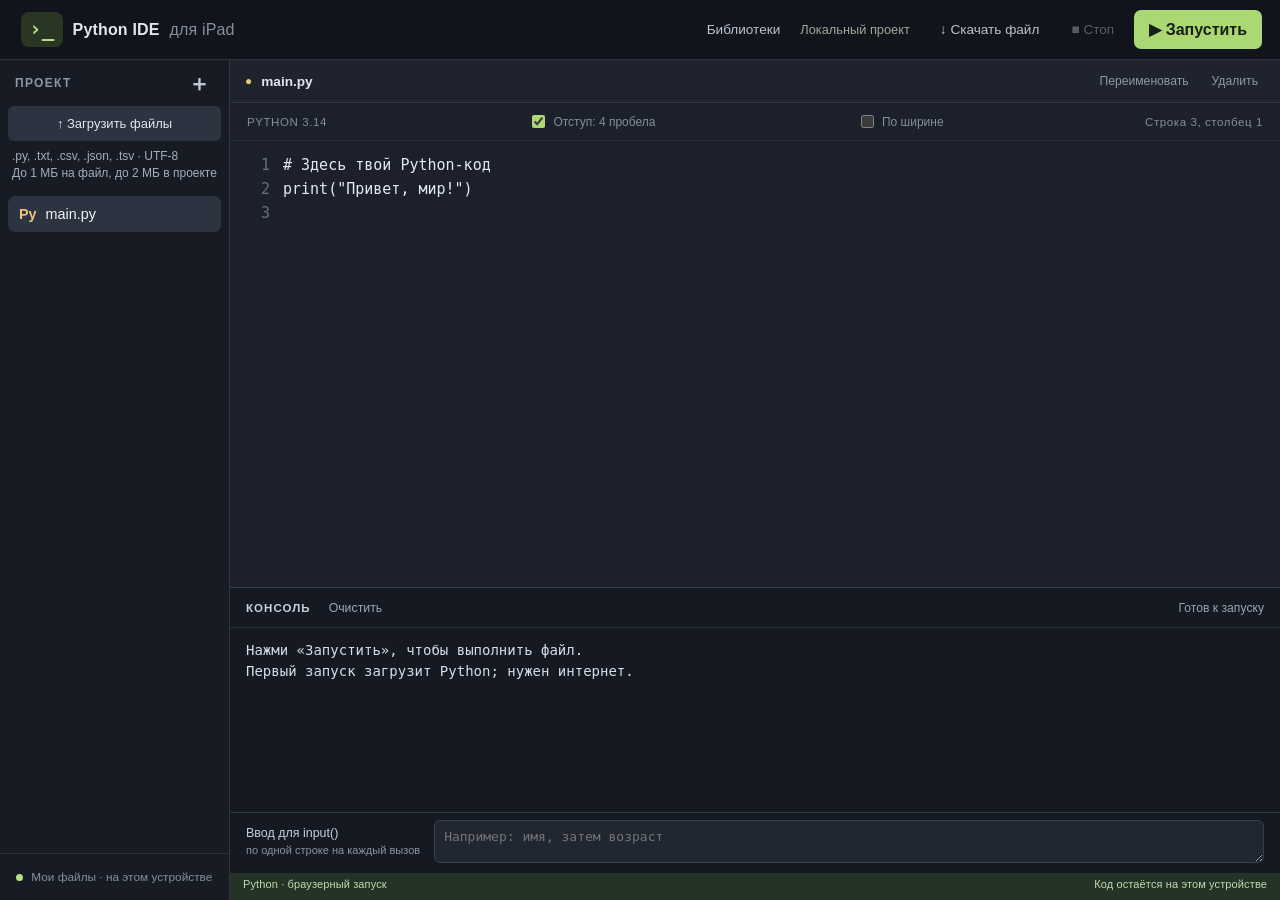
<file: index.html>
<!doctype html>
<html lang="ru">
<head>
<meta charset="utf-8"><meta name="viewport" content="width=device-width, initial-scale=1, viewport-fit=cover">
<meta name="theme-color" content="#11141b"><meta name="description" content="Редактор Python для iPad: файлы, запуск и консоль в браузере.">
<title>Python IDE для iPad</title>
<link rel="icon" type="image/svg+xml" href="data:image/svg+xml,%3Csvg xmlns='http://www.w3.org/2000/svg' viewBox='0 0 64 64'%3E%3Crect width='64' height='64' rx='14' fill='%2311141b'/%3E%3Cpath d='m17 20 13 12-13 12M36 44h12' fill='none' stroke='%23b6df83' stroke-width='6' stroke-linecap='round' stroke-linejoin='round'/%3E%3C/svg%3E">
<link rel="stylesheet" href="./style.css"><script src="./editor-tools.js?v=upload-files-1" defer></script><script src="./app.js?v=upload-files-1" defer></script>
</head>
<body>
<div class="ide">
<header class="topbar"><div class="brand"><span class="brand-icon">›_</span><span>Python IDE</span><span class="device-label">для iPad</span></div>
<div class="top-actions"><button id="libraries" class="quiet">Библиотеки</button><span id="save-status" class="save-status" role="status" aria-live="polite">Локальный проект</span><button id="download" class="quiet" title="Скачать открытый файл">↓ <span>Скачать файл</span></button><button id="stop" class="quiet" disabled>■ <span>Стоп</span></button><button id="run" class="run">▶ <span>Запустить</span></button></div></header>
<div class="workspace"><aside class="sidebar" aria-label="Файлы проекта"><div class="panel-title"><span>ПРОЕКТ</span><button id="new-file" title="Создать Python-файл" aria-label="Создать Python-файл">＋</button></div><button id="upload-files" class="upload-button">↑ Загрузить файлы</button><input id="file-picker" type="file" accept=".py,.txt,.csv,.json,.tsv" multiple hidden><p id="upload-status" class="upload-status" role="status" aria-live="polite">.py, .txt, .csv, .json, .tsv · UTF-8<br>До 1 МБ на файл, до 2 МБ в проекте</p><div id="files" class="files" role="list"></div><div class="sidebar-bottom"><span class="project-dot"></span> Мои файлы · на этом устройстве</div></aside>
<main class="main"><div class="tabbar"><span class="python-mark">●</span><span id="filename">main.py</span><button id="rename" title="Переименовать файл">Переименовать</button><button id="remove" title="Удалить файл">Удалить</button></div>
<section class="editor-section" aria-label="Редактор Python"><div class="editor-toolbar"><span>PYTHON 3.14</span><label class="editor-option"><input id="autoindent" type="checkbox" checked> Отступ: 4 пробела</label><label class="editor-option"><input id="softwrap" type="checkbox"> По ширине</label><span id="cursor-position">Строка 1, столбец 1</span></div><div class="editor-wrap"><div id="line-numbers" class="line-numbers" aria-hidden="true">1</div><textarea id="code" aria-label="Код Python" autocapitalize="off" autocomplete="off" autocorrect="off" spellcheck="false" wrap="off"></textarea></div></section>
<section class="bottom-panel" aria-label="Консоль и ввод"><div class="console-tabs"><strong>КОНСОЛЬ</strong><button id="clear" title="Очистить консоль">Очистить</button><span id="runtime-state" class="runtime-state">Готов к запуску</span></div><pre id="output" class="output" role="log" aria-live="polite">Нажми «Запустить», чтобы выполнить файл.
Первый запуск загрузит Python; нужен интернет.</pre><div class="input-panel"><label for="stdin">Ввод для input() <small>по одной строке на каждый вызов</small></label><textarea id="stdin" spellcheck="false" autocapitalize="off" placeholder="Например: имя, затем возраст"></textarea></div></section>
<footer class="statusbar"><span>Python · браузерный запуск</span><span>Код остаётся на этом устройстве</span></footer></main></div></div>
<dialog id="file-dialog"><form method="dialog"><h2 id="dialog-title">Новый файл</h2><label for="file-name">Название файла</label><input id="file-name" maxlength="80" autocomplete="off" autocapitalize="off" spellcheck="false" placeholder="script.py"><p id="dialog-error" class="dialog-error" role="alert"></p><div class="dialog-actions"><button value="cancel">Отмена</button><button id="dialog-confirm" class="run" value="confirm">Создать</button></div></form></dialog>
<dialog id="libraries-dialog"><form method="dialog"><h2>Библиотеки Python</h2><p class="library-note">math, random, itertools, functools, collections, re, json и другие стандартные модули уже доступны через import.</p><p class="library-note">NumPy, pandas, SymPy и другие встроенные пакеты загрузятся при импорте. Для остальных укажи название пакета PyPI:</p><label for="package-list">Дополнительные пакеты</label><textarea id="package-list" spellcheck="false" autocapitalize="off" placeholder="numpy&#10;pandas&#10;sympy"></textarea><p class="library-note">По одному названию на строку. Можно указать версию: пакет==версия. Загрузка — при запуске, через интернет. Доступны пакеты, совместимые с браузером; системные и некоторые сетевые функции ограничены.</p><p id="package-error" class="dialog-error" role="alert"></p><div class="dialog-actions"><button value="cancel">Отмена</button><button class="run" value="confirm">Применить</button></div></form></dialog></body></html>
</file>
<file: style.css>
:root{color-scheme:dark;font-family:Inter,-apple-system,BlinkMacSystemFont,"Segoe UI",sans-serif;font-size:16px;background:#11141b;color:#e0e5ee}*{box-sizing:border-box}html,body{margin:0;width:100%;height:100%;overflow:hidden}button,textarea,input{font:inherit}button{cursor:pointer;border:0;color:inherit}button:disabled{cursor:default;opacity:.42}button:focus-visible,textarea:focus-visible,input:focus-visible{outline:2px solid #b6df83;outline-offset:-2px}.ide{height:100dvh;min-height:480px;display:flex;flex-direction:column;background:#171b23}.topbar{height:60px;flex:none;display:flex;align-items:center;justify-content:space-between;padding:0 18px 0 21px;background:#11141b;border-bottom:1px solid #2c323d;gap:12px}.brand{display:flex;align-items:center;gap:10px;white-space:nowrap;font-weight:700;letter-spacing:.01em}.brand-icon{font:700 21px/1 ui-monospace,monospace;color:#b6df83;background:#293624;padding:7px 8px;border-radius:8px}.device-label{font-weight:400;color:#858f9f}.top-actions{display:flex;align-items:center;gap:8px}.save-status{color:#9caa99;font-size:.8rem;margin-right:10px;white-space:nowrap}.quiet{background:transparent;border-radius:7px;padding:9px 12px;font-size:.85rem;color:#b8c2d0}.quiet:hover:not(:disabled){background:#272d38}.run{background:#acd874;color:#172017;border-radius:7px;font-weight:700;padding:10px 15px;white-space:nowrap}.run:hover:not(:disabled){background:#bee790}.workspace{min-height:0;flex:1;display:flex}.sidebar{width:230px;flex:none;background:#171b23;border-right:1px solid #303741;display:flex;flex-direction:column}.panel-title{height:46px;display:flex;align-items:center;justify-content:space-between;padding:0 15px;color:#8d97a5;font-size:.75rem;font-weight:700;letter-spacing:.11em}.panel-title button{background:transparent;color:#c4ccd8;font-size:1.35rem;border-radius:6px;width:32px;height:32px}.panel-title button:hover{background:#2a303a}.files{padding:4px 8px;overflow:auto;flex:1}.file{width:100%;display:flex;align-items:center;text-align:left;gap:9px;background:transparent;color:#aeb8c7;padding:10px 11px;border-radius:7px;font-size:.9rem;white-space:nowrap;overflow:hidden}.file span:last-child{overflow:hidden;text-overflow:ellipsis}.file.active{background:#2b3440;color:#eff4f7}.file:hover:not(.active){background:#222934}.file .py{font-weight:800;color:#e9c779}.sidebar-bottom{border-top:1px solid #2c323d;color:#84909e;font-size:.74rem;padding:16px;white-space:nowrap}.project-dot{display:inline-block;width:7px;height:7px;background:#b6df83;border-radius:50%;margin-right:5px}.main{min-width:0;flex:1;display:flex;flex-direction:column}.tabbar{height:43px;flex:none;display:flex;align-items:center;gap:9px;padding:0 15px;background:#1e232d;border-bottom:1px solid #303741;font-size:.85rem}.python-mark{color:#e9c779;font-size:.75rem}.tabbar #filename{font-weight:600;overflow:hidden;text-overflow:ellipsis;white-space:nowrap}.tabbar button{color:#8d99a9;background:transparent;font-size:.76rem;padding:7px;border-radius:5px}.tabbar button:hover{background:#323945;color:#e6eaf0}.tabbar #rename{margin-left:auto}.editor-section{flex:1;min-height:170px;display:flex;flex-direction:column;background:#1b202a}.editor-toolbar{height:32px;padding:0 17px;display:flex;justify-content:space-between;align-items:center;color:#838e9e;font-size:.72rem;letter-spacing:.05em;border-bottom:1px solid #272e37}.editor-wrap{flex:1;min-height:0;display:flex;overflow:hidden;padding-top:12px}.line-numbers{width:53px;flex:none;white-space:pre;text-align:right;padding:0 13px 18px 0;overflow:hidden;user-select:none;color:#647182;font:15px/24px ui-monospace,SFMono-Regular,Menlo,Consolas,monospace}.editor-wrap textarea{display:block;flex:1;min-width:0;height:100%;resize:none;background:transparent;border:0;outline:none!important;color:#e3e9f2;white-space:pre;overflow:auto;padding:0 24px 18px 0;tab-size:4;font:15px/24px ui-monospace,SFMono-Regular,Menlo,Consolas,monospace;caret-color:#b6df83}.editor-wrap textarea::selection{background:#435779}.bottom-panel{height:34%;min-height:200px;max-height:420px;display:flex;flex-direction:column;border-top:1px solid #39414b;background:#151a22}.console-tabs{height:40px;flex:none;display:flex;align-items:center;gap:12px;padding:0 16px;border-bottom:1px solid #29313a}.console-tabs strong{font-size:.72rem;letter-spacing:.09em;color:#c9d3de}.console-tabs button{background:transparent;color:#9ca8b7;font-size:.77rem;padding:6px}.runtime-state{margin-left:auto;color:#99a6b1;font-size:.76rem}.output{flex:1;min-height:60px;margin:0;padding:12px 16px;overflow:auto;font:14px/21px ui-monospace,SFMono-Regular,Menlo,Consolas,monospace;color:#d4dde8;white-space:pre-wrap;overflow-wrap:anywhere}.output.error{color:#f1a59d}.input-panel{flex:none;border-top:1px solid #2d3540;padding:7px 16px 10px;display:flex;gap:14px;align-items:center}.input-panel label{color:#c4cfdd;font-size:.78rem;line-height:1.4;min-width:142px}.input-panel small{display:block;color:#8994a2;font-size:.69rem}.input-panel textarea{flex:1;min-width:0;height:43px;resize:vertical;max-height:100px;padding:7px 9px;border:1px solid #35404b;border-radius:6px;background:#202731;color:#e8edf3;font:13px/18px ui-monospace,monospace}.statusbar{height:27px;flex:none;display:flex;justify-content:space-between;padding:5px 13px;background:#253327;color:#bbdcad;font-size:.69rem;letter-spacing:.01em}dialog{border:1px solid #46515e;border-radius:13px;padding:24px;width:min(90vw,380px);background:#222934;color:#e7edf4;box-shadow:0 20px 70px #0008}dialog::backdrop{background:#05080cb8}dialog h2{font-size:1.1rem;margin:0 0 19px}dialog label{display:block;font-size:.85rem;margin-bottom:7px}dialog input{width:100%;background:#141a22;color:white;border:1px solid #45505b;padding:10px;border-radius:7px}.dialog-error{min-height:20px;color:#f0a096;font-size:.78rem;margin:8px 0}.dialog-actions{display:flex;justify-content:flex-end;gap:8px}.dialog-actions button:first-child{background:#394350;padding:9px 14px;border-radius:7px}@media(max-width:700px){.sidebar{width:145px}.device-label,.save-status,.top-actions .quiet span{display:none}.topbar{padding:0 9px}.brand{font-size:.9rem;gap:6px}.top-actions{gap:2px}.top-actions .quiet{padding:9px}.run{padding:9px}.statusbar span:last-child{display:none}.input-panel{gap:7px}.input-panel label{min-width:110px}}@media(max-width:500px){.sidebar{width:96px}.sidebar-bottom{display:none}.file{padding:9px 5px;font-size:.75rem;gap:4px}.panel-title{padding:0 5px}.panel-title span{font-size:.64rem}.editor-wrap textarea,.line-numbers{font-size:13px;line-height:22px}.line-numbers{width:38px;padding-right:7px}.bottom-panel{height:40%}.tabbar button{font-size:.68rem;padding:4px}.input-panel label{font-size:.7rem;min-width:84px}.input-panel small{display:none}}@media(max-height:620px){.bottom-panel{height:42%;min-height:165px}.topbar{height:48px}.editor-section{min-height:100px}}
.editor-option{display:flex;align-items:center;gap:5px;letter-spacing:0;font-size:12px;white-space:nowrap}.editor-option input{accent-color:#acd874}.editor-wrap textarea.softwrap{white-space:pre-wrap;overflow-wrap:break-word;word-break:normal}.line-numbers>div{min-height:24px}.library-note{font-size:14px;line-height:1.5;color:#b8c3d0}#libraries-dialog{width:min(92vw,510px)}#package-list{width:100%;min-height:95px;background:#141a22;border:1px solid #45505b;color:#eef3fa;border-radius:7px;padding:9px;font:14px/21px ui-monospace,monospace;resize:vertical}.editor-toolbar{height:38px;gap:6px}.editor-mirror{position:absolute;visibility:hidden;pointer-events:none;left:-10000px;white-space:pre-wrap;overflow-wrap:break-word;word-break:normal;padding:0;border:0;tab-size:4}.save-status{max-width:160px;overflow:hidden;text-overflow:ellipsis}@media(max-width:900px){.device-label{display:none}.save-status{display:none}.topbar{padding:0 10px}.top-actions{gap:2px}}@media(max-width:600px){.editor-toolbar>span:first-child{display:none}.editor-option{font-size:11px}.brand>span:nth-child(2){display:none}.line-numbers>div{min-height:22px}}
.upload-button{margin:0 8px 4px;padding:10px 5px;background:#2b3440;border-radius:6px;font-size:13px}.upload-status{font-size:12px;line-height:1.4;color:#a2adbc;margin:3px 12px 10px;overflow-wrap:anywhere;max-height:90px;overflow:auto}
</file>
